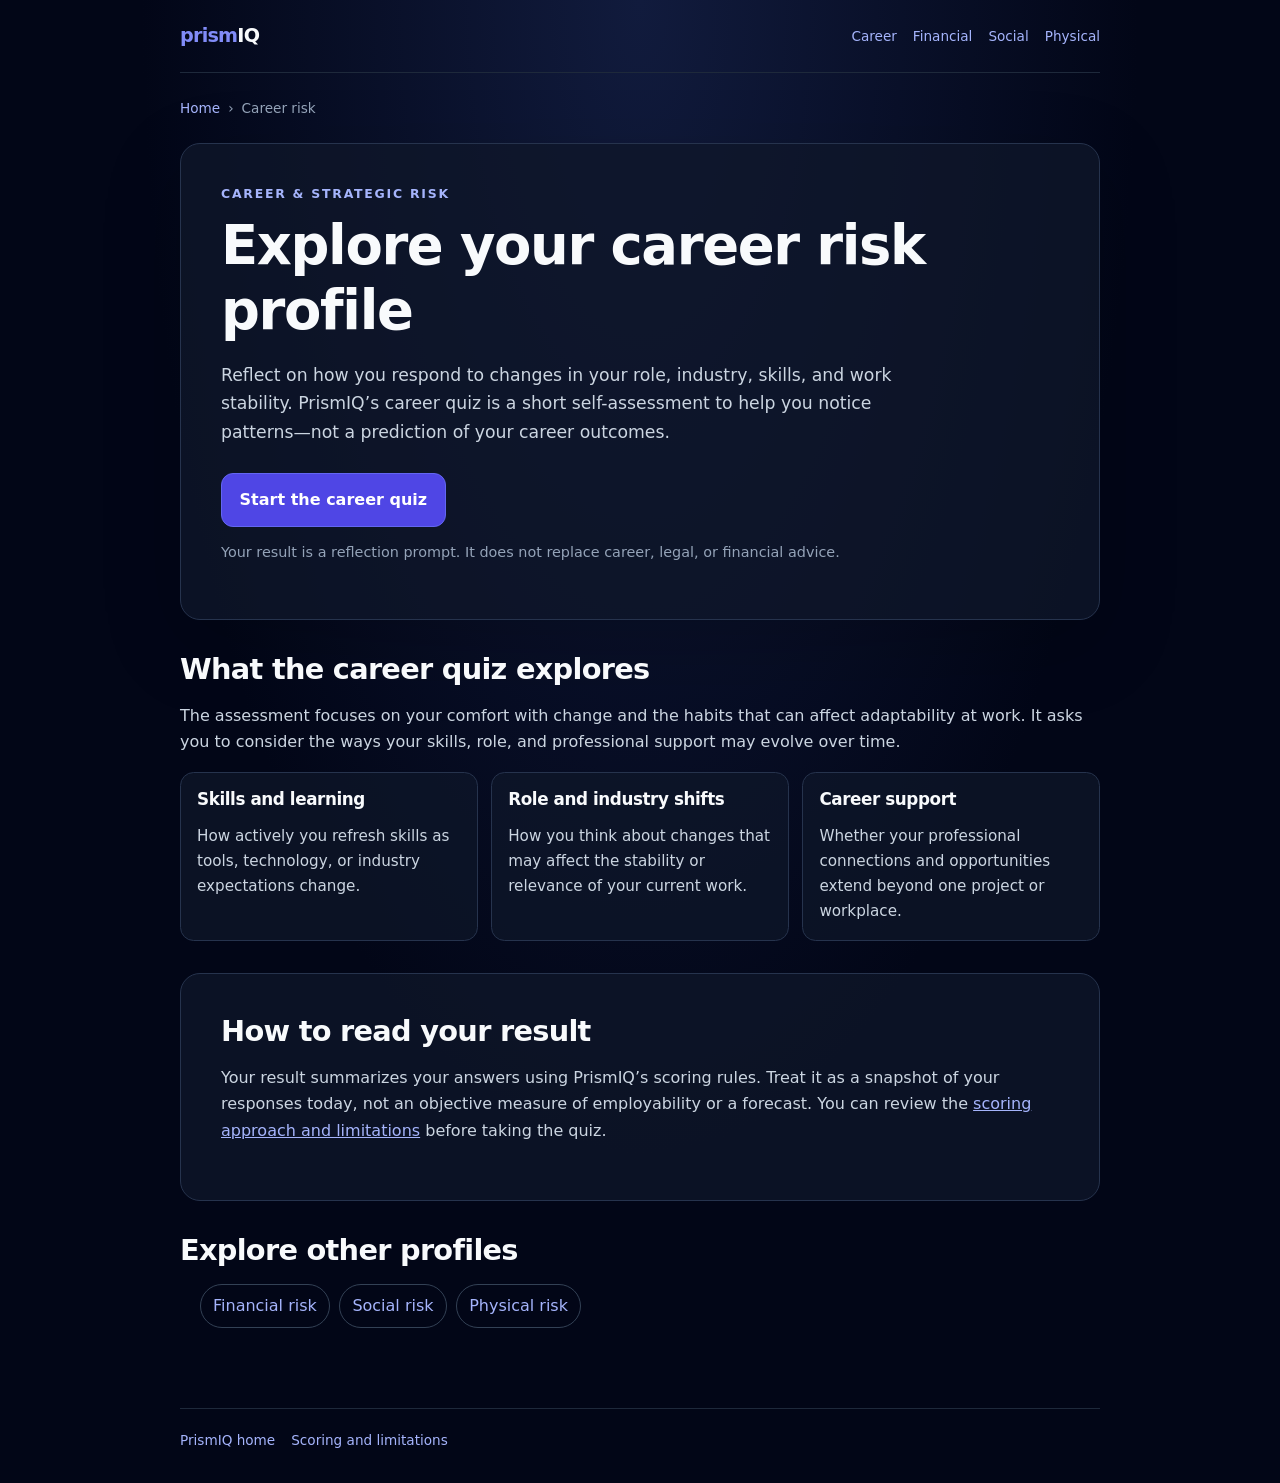
<file: career-risk-quiz/index.html>
<!doctype html>
<html lang="en">
<head>
  <meta charset="utf-8">
  <meta name="viewport" content="width=device-width, initial-scale=1">
  <title>Career Risk Assessment Quiz | PrismIQ</title>
  <meta name="description" content="Reflect on career change, skill development, and job stability with PrismIQ’s career risk self-assessment. Explore your profile in a short quiz.">
  <link rel="canonical" href="https://www.prism-iq.in/career-risk-quiz/">
  <meta property="og:type" content="website">
  <meta property="og:site_name" content="PrismIQ">
  <meta property="og:url" content="https://www.prism-iq.in/career-risk-quiz/">
  <meta property="og:title" content="Career Risk Assessment Quiz | PrismIQ">
  <meta property="og:description" content="Reflect on career change, skill development, and job stability with PrismIQ’s career risk self-assessment.">
  <meta property="og:image" content="https://www.prism-iq.in/og-preview.png">
  <meta name="twitter:card" content="summary_large_image">
  <meta name="twitter:url" content="https://www.prism-iq.in/career-risk-quiz/">
  <meta name="twitter:title" content="Career Risk Assessment Quiz | PrismIQ">
  <meta name="twitter:description" content="Reflect on career change, skill development, and job stability with PrismIQ’s career risk self-assessment.">
  <meta name="twitter:image" content="https://www.prism-iq.in/og-preview.png">
  <link rel="stylesheet" href="/seo.css">
</head>
<body>
  <a class="skip-link" href="#main">Skip to content</a>
  <header class="site-header">
    <a class="brand" href="/">prism<span>IQ</span></a>
    <nav class="main-nav" aria-label="Risk assessments">
      <a href="/career-risk-quiz/" aria-current="page">Career</a><a href="/financial-risk-quiz/">Financial</a><a href="/social-risk-quiz/">Social</a><a href="/physical-risk-quiz/">Physical</a>
    </nav>
  </header>
  <main id="main" class="container">
    <nav class="breadcrumbs" aria-label="Breadcrumb"><a href="/">Home</a><span aria-hidden="true">›</span><span aria-current="page">Career risk</span></nav>
    <section class="hero">
      <p class="eyebrow">Career &amp; strategic risk</p>
      <h1>Explore your career risk profile</h1>
      <p class="lead">Reflect on how you respond to changes in your role, industry, skills, and work stability. PrismIQ’s career quiz is a short self-assessment to help you notice patterns—not a prediction of your career outcomes.</p>
      <a class="button" href="/?quiz=career">Start the career quiz</a>
      <p class="note">Your result is a reflection prompt. It does not replace career, legal, or financial advice.</p>
    </section>
    <section class="content-section">
      <h2>What the career quiz explores</h2>
      <p>The assessment focuses on your comfort with change and the habits that can affect adaptability at work. It asks you to consider the ways your skills, role, and professional support may evolve over time.</p>
      <div class="profile-grid">
        <article class="profile-card"><h3>Skills and learning</h3><p>How actively you refresh skills as tools, technology, or industry expectations change.</p></article>
        <article class="profile-card"><h3>Role and industry shifts</h3><p>How you think about changes that may affect the stability or relevance of your current work.</p></article>
        <article class="profile-card"><h3>Career support</h3><p>Whether your professional connections and opportunities extend beyond one project or workplace.</p></article>
      </div>
    </section>
    <section class="content-section panel">
      <h2>How to read your result</h2>
      <p>Your result summarizes your answers using PrismIQ’s scoring rules. Treat it as a snapshot of your responses today, not an objective measure of employability or a forecast. You can review the <a href="/about/scoring/">scoring approach and limitations</a> before taking the quiz.</p>
    </section>
    <section class="content-section">
      <h2>Explore other profiles</h2>
      <ul class="related-links"><li><a href="/financial-risk-quiz/">Financial risk</a></li><li><a href="/social-risk-quiz/">Social risk</a></li><li><a href="/physical-risk-quiz/">Physical risk</a></li></ul>
    </section>
  </main>
  <footer class="site-footer"><a href="/">PrismIQ home</a><a href="/about/scoring/">Scoring and limitations</a></footer>
</body>
</html>
</file>
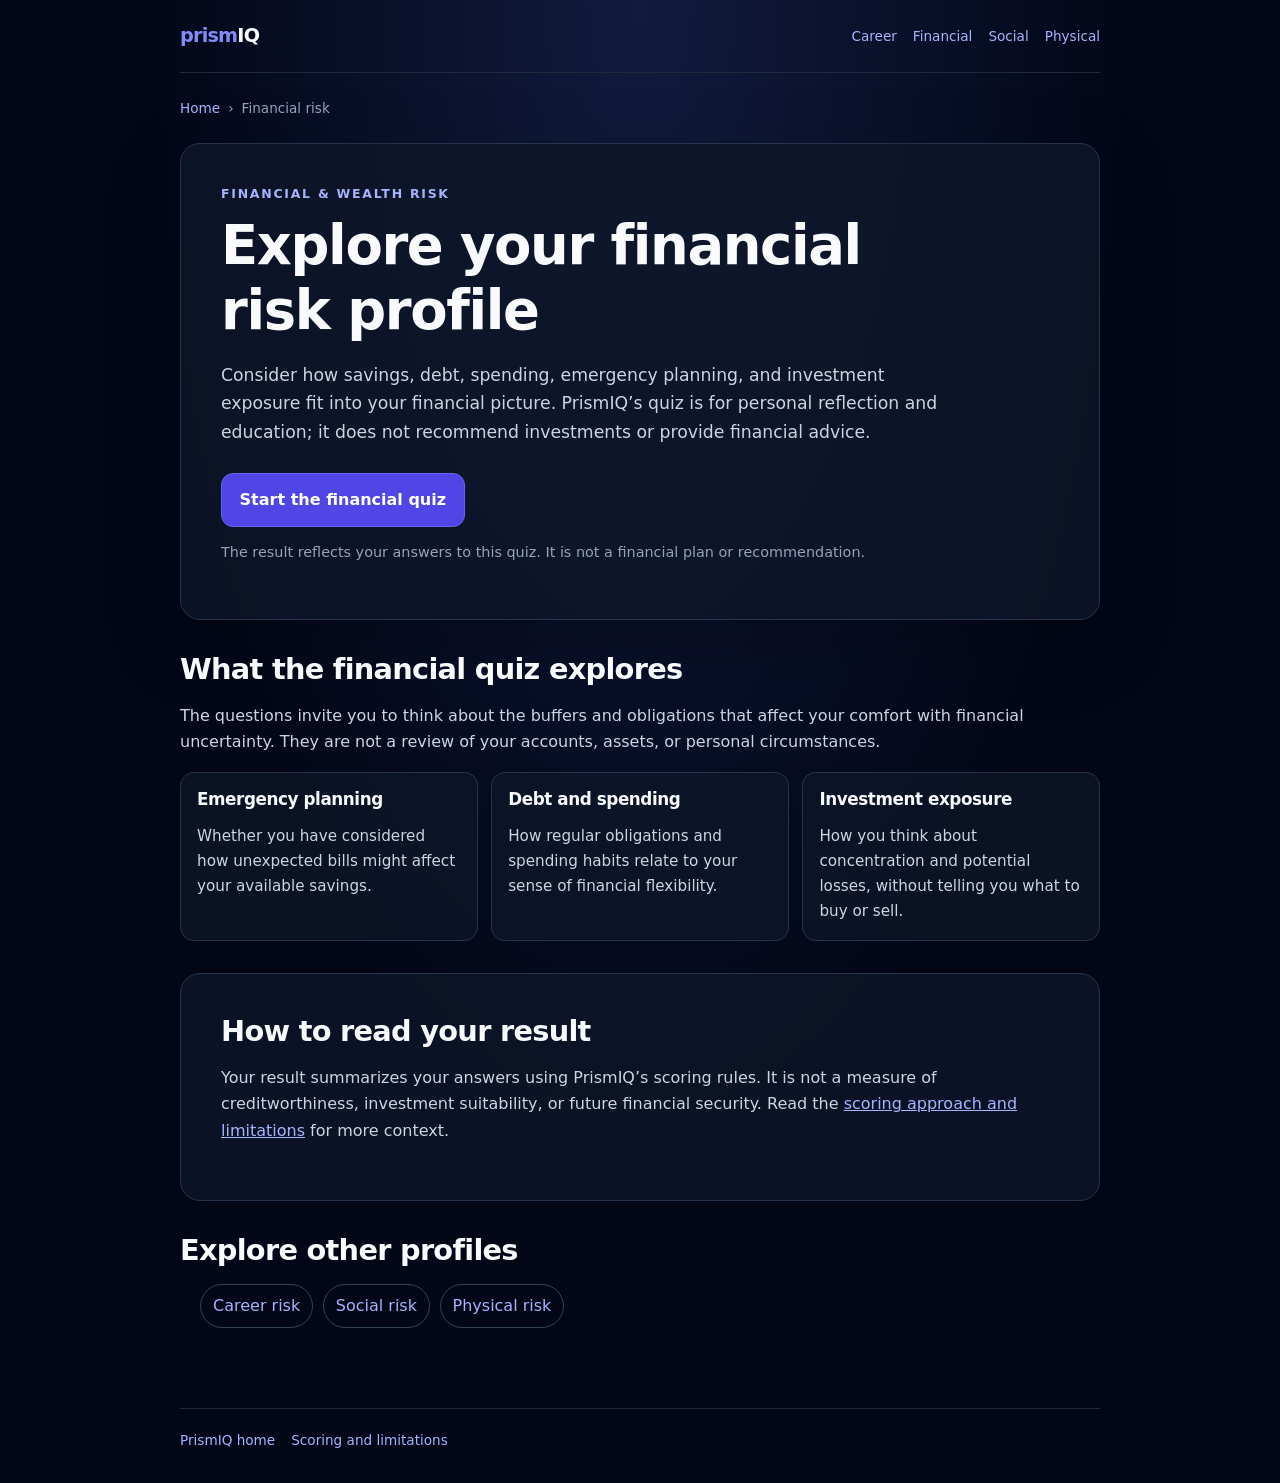
<file: financial-risk-quiz/index.html>
<!doctype html>
<html lang="en">
<head>
  <meta charset="utf-8">
  <meta name="viewport" content="width=device-width, initial-scale=1">
  <title>Financial Risk Profile Quiz | PrismIQ</title>
  <meta name="description" content="Reflect on savings, debt, investment exposure, and emergency planning with PrismIQ’s financial risk self-assessment. This quiz is educational, not financial advice.">
  <link rel="canonical" href="https://www.prism-iq.in/financial-risk-quiz/">
  <meta property="og:type" content="website">
  <meta property="og:site_name" content="PrismIQ">
  <meta property="og:url" content="https://www.prism-iq.in/financial-risk-quiz/">
  <meta property="og:title" content="Financial Risk Profile Quiz | PrismIQ">
  <meta property="og:description" content="Reflect on savings, debt, investment exposure, and emergency planning with PrismIQ’s financial risk self-assessment.">
  <meta property="og:image" content="https://www.prism-iq.in/og-preview.png">
  <meta name="twitter:card" content="summary_large_image">
  <meta name="twitter:url" content="https://www.prism-iq.in/financial-risk-quiz/">
  <meta name="twitter:title" content="Financial Risk Profile Quiz | PrismIQ">
  <meta name="twitter:description" content="Reflect on savings, debt, investment exposure, and emergency planning with PrismIQ’s financial risk self-assessment.">
  <meta name="twitter:image" content="https://www.prism-iq.in/og-preview.png">
  <link rel="stylesheet" href="/seo.css">
</head>
<body>
  <a class="skip-link" href="#main">Skip to content</a>
  <header class="site-header">
    <a class="brand" href="/">prism<span>IQ</span></a>
    <nav class="main-nav" aria-label="Risk assessments">
      <a href="/career-risk-quiz/">Career</a><a href="/financial-risk-quiz/" aria-current="page">Financial</a><a href="/social-risk-quiz/">Social</a><a href="/physical-risk-quiz/">Physical</a>
    </nav>
  </header>
  <main id="main" class="container">
    <nav class="breadcrumbs" aria-label="Breadcrumb"><a href="/">Home</a><span aria-hidden="true">›</span><span aria-current="page">Financial risk</span></nav>
    <section class="hero">
      <p class="eyebrow">Financial &amp; wealth risk</p>
      <h1>Explore your financial risk profile</h1>
      <p class="lead">Consider how savings, debt, spending, emergency planning, and investment exposure fit into your financial picture. PrismIQ’s quiz is for personal reflection and education; it does not recommend investments or provide financial advice.</p>
      <a class="button" href="/?quiz=financial">Start the financial quiz</a>
      <p class="note">The result reflects your answers to this quiz. It is not a financial plan or recommendation.</p>
    </section>
    <section class="content-section">
      <h2>What the financial quiz explores</h2>
      <p>The questions invite you to think about the buffers and obligations that affect your comfort with financial uncertainty. They are not a review of your accounts, assets, or personal circumstances.</p>
      <div class="profile-grid">
        <article class="profile-card"><h3>Emergency planning</h3><p>Whether you have considered how unexpected bills might affect your available savings.</p></article>
        <article class="profile-card"><h3>Debt and spending</h3><p>How regular obligations and spending habits relate to your sense of financial flexibility.</p></article>
        <article class="profile-card"><h3>Investment exposure</h3><p>How you think about concentration and potential losses, without telling you what to buy or sell.</p></article>
      </div>
    </section>
    <section class="content-section panel">
      <h2>How to read your result</h2>
      <p>Your result summarizes your answers using PrismIQ’s scoring rules. It is not a measure of creditworthiness, investment suitability, or future financial security. Read the <a href="/about/scoring/">scoring approach and limitations</a> for more context.</p>
    </section>
    <section class="content-section">
      <h2>Explore other profiles</h2>
      <ul class="related-links"><li><a href="/career-risk-quiz/">Career risk</a></li><li><a href="/social-risk-quiz/">Social risk</a></li><li><a href="/physical-risk-quiz/">Physical risk</a></li></ul>
    </section>
  </main>
  <footer class="site-footer"><a href="/">PrismIQ home</a><a href="/about/scoring/">Scoring and limitations</a></footer>
</body>
</html>
</file>
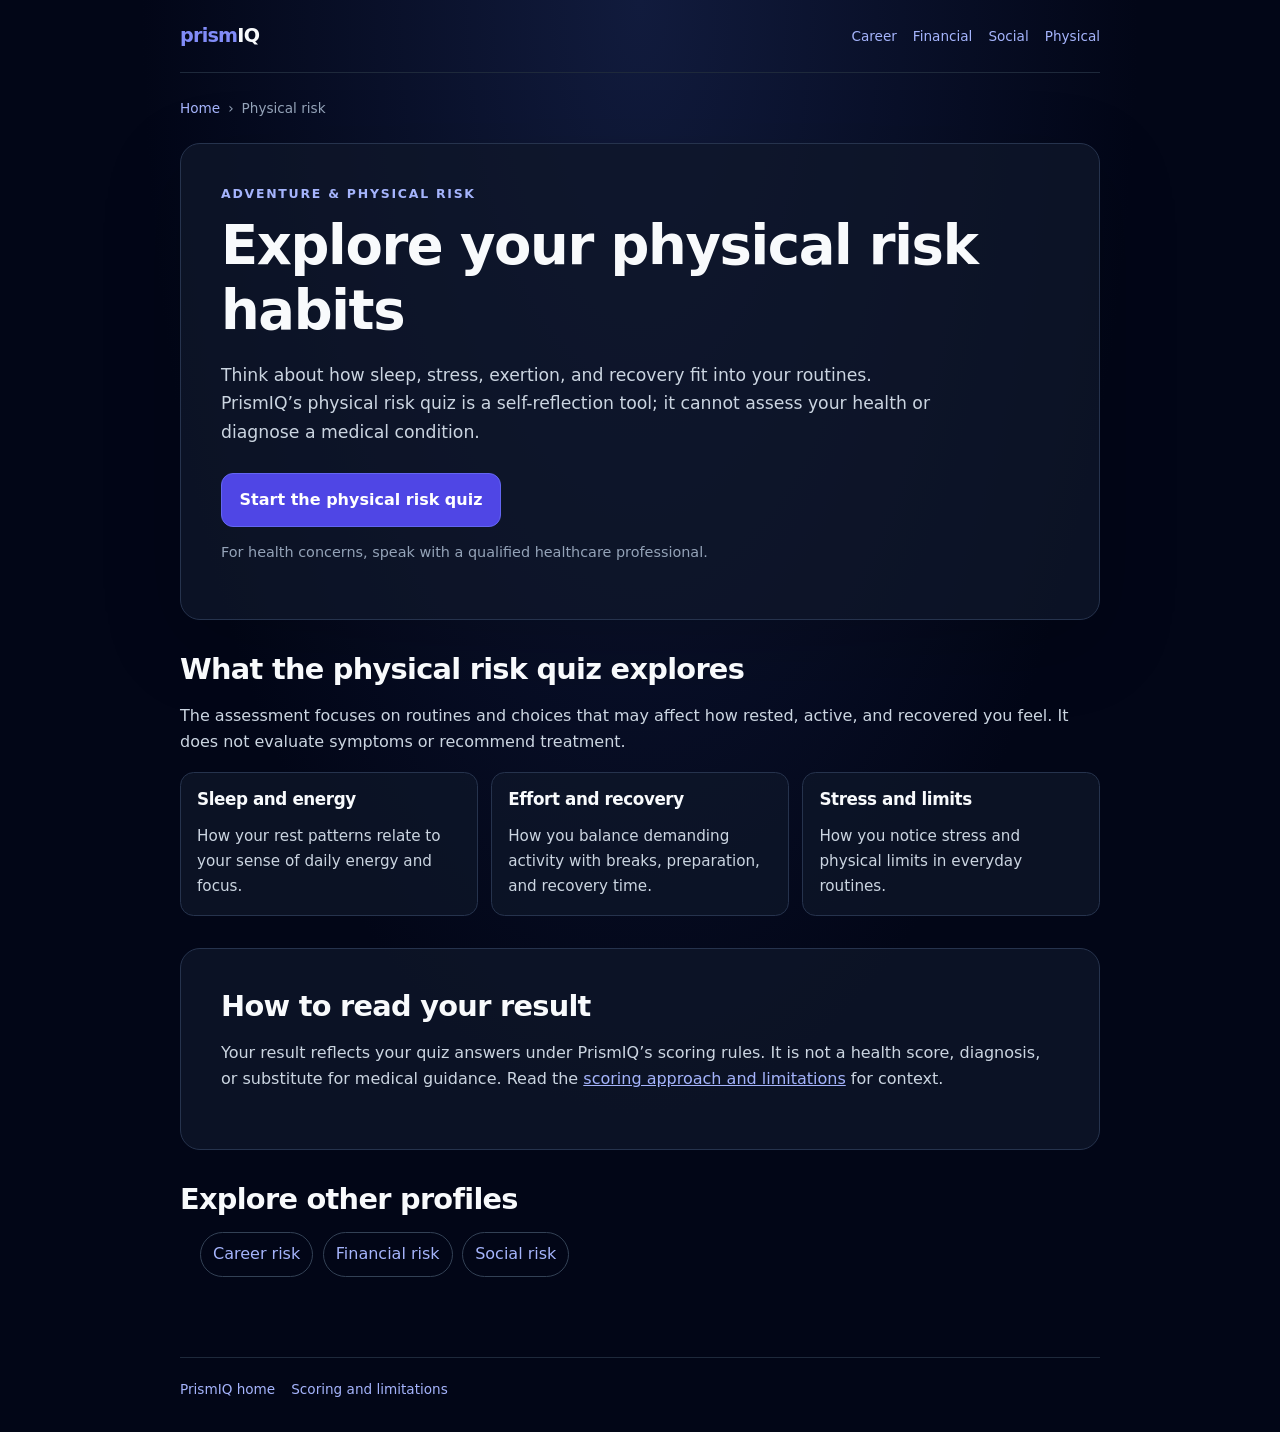
<file: physical-risk-quiz/index.html>
<!doctype html>
<html lang="en">
<head>
  <meta charset="utf-8">
  <meta name="viewport" content="width=device-width, initial-scale=1">
  <title>Physical Risk Habits Self-Assessment | PrismIQ</title>
  <meta name="description" content="Reflect on sleep, stress, recovery, and physical limits with PrismIQ’s physical risk self-assessment. This quiz is not a medical evaluation.">
  <link rel="canonical" href="https://www.prism-iq.in/physical-risk-quiz/">
  <meta property="og:type" content="website">
  <meta property="og:site_name" content="PrismIQ">
  <meta property="og:url" content="https://www.prism-iq.in/physical-risk-quiz/">
  <meta property="og:title" content="Physical Risk Habits Self-Assessment | PrismIQ">
  <meta property="og:description" content="Reflect on sleep, stress, recovery, and physical limits with PrismIQ’s physical risk self-assessment.">
  <meta property="og:image" content="https://www.prism-iq.in/og-preview.png">
  <meta name="twitter:card" content="summary_large_image">
  <meta name="twitter:url" content="https://www.prism-iq.in/physical-risk-quiz/">
  <meta name="twitter:title" content="Physical Risk Habits Self-Assessment | PrismIQ">
  <meta name="twitter:description" content="Reflect on sleep, stress, recovery, and physical limits with PrismIQ’s physical risk self-assessment.">
  <meta name="twitter:image" content="https://www.prism-iq.in/og-preview.png">
  <link rel="stylesheet" href="/seo.css">
</head>
<body>
  <a class="skip-link" href="#main">Skip to content</a>
  <header class="site-header">
    <a class="brand" href="/">prism<span>IQ</span></a>
    <nav class="main-nav" aria-label="Risk assessments">
      <a href="/career-risk-quiz/">Career</a><a href="/financial-risk-quiz/">Financial</a><a href="/social-risk-quiz/">Social</a><a href="/physical-risk-quiz/" aria-current="page">Physical</a>
    </nav>
  </header>
  <main id="main" class="container">
    <nav class="breadcrumbs" aria-label="Breadcrumb"><a href="/">Home</a><span aria-hidden="true">›</span><span aria-current="page">Physical risk</span></nav>
    <section class="hero">
      <p class="eyebrow">Adventure &amp; physical risk</p>
      <h1>Explore your physical risk habits</h1>
      <p class="lead">Think about how sleep, stress, exertion, and recovery fit into your routines. PrismIQ’s physical risk quiz is a self-reflection tool; it cannot assess your health or diagnose a medical condition.</p>
      <a class="button" href="/?quiz=physical">Start the physical risk quiz</a>
      <p class="note">For health concerns, speak with a qualified healthcare professional.</p>
    </section>
    <section class="content-section">
      <h2>What the physical risk quiz explores</h2>
      <p>The assessment focuses on routines and choices that may affect how rested, active, and recovered you feel. It does not evaluate symptoms or recommend treatment.</p>
      <div class="profile-grid">
        <article class="profile-card"><h3>Sleep and energy</h3><p>How your rest patterns relate to your sense of daily energy and focus.</p></article>
        <article class="profile-card"><h3>Effort and recovery</h3><p>How you balance demanding activity with breaks, preparation, and recovery time.</p></article>
        <article class="profile-card"><h3>Stress and limits</h3><p>How you notice stress and physical limits in everyday routines.</p></article>
      </div>
    </section>
    <section class="content-section panel">
      <h2>How to read your result</h2>
      <p>Your result reflects your quiz answers under PrismIQ’s scoring rules. It is not a health score, diagnosis, or substitute for medical guidance. Read the <a href="/about/scoring/">scoring approach and limitations</a> for context.</p>
    </section>
    <section class="content-section">
      <h2>Explore other profiles</h2>
      <ul class="related-links"><li><a href="/career-risk-quiz/">Career risk</a></li><li><a href="/financial-risk-quiz/">Financial risk</a></li><li><a href="/social-risk-quiz/">Social risk</a></li></ul>
    </section>
  </main>
  <footer class="site-footer"><a href="/">PrismIQ home</a><a href="/about/scoring/">Scoring and limitations</a></footer>
</body>
</html>
</file>
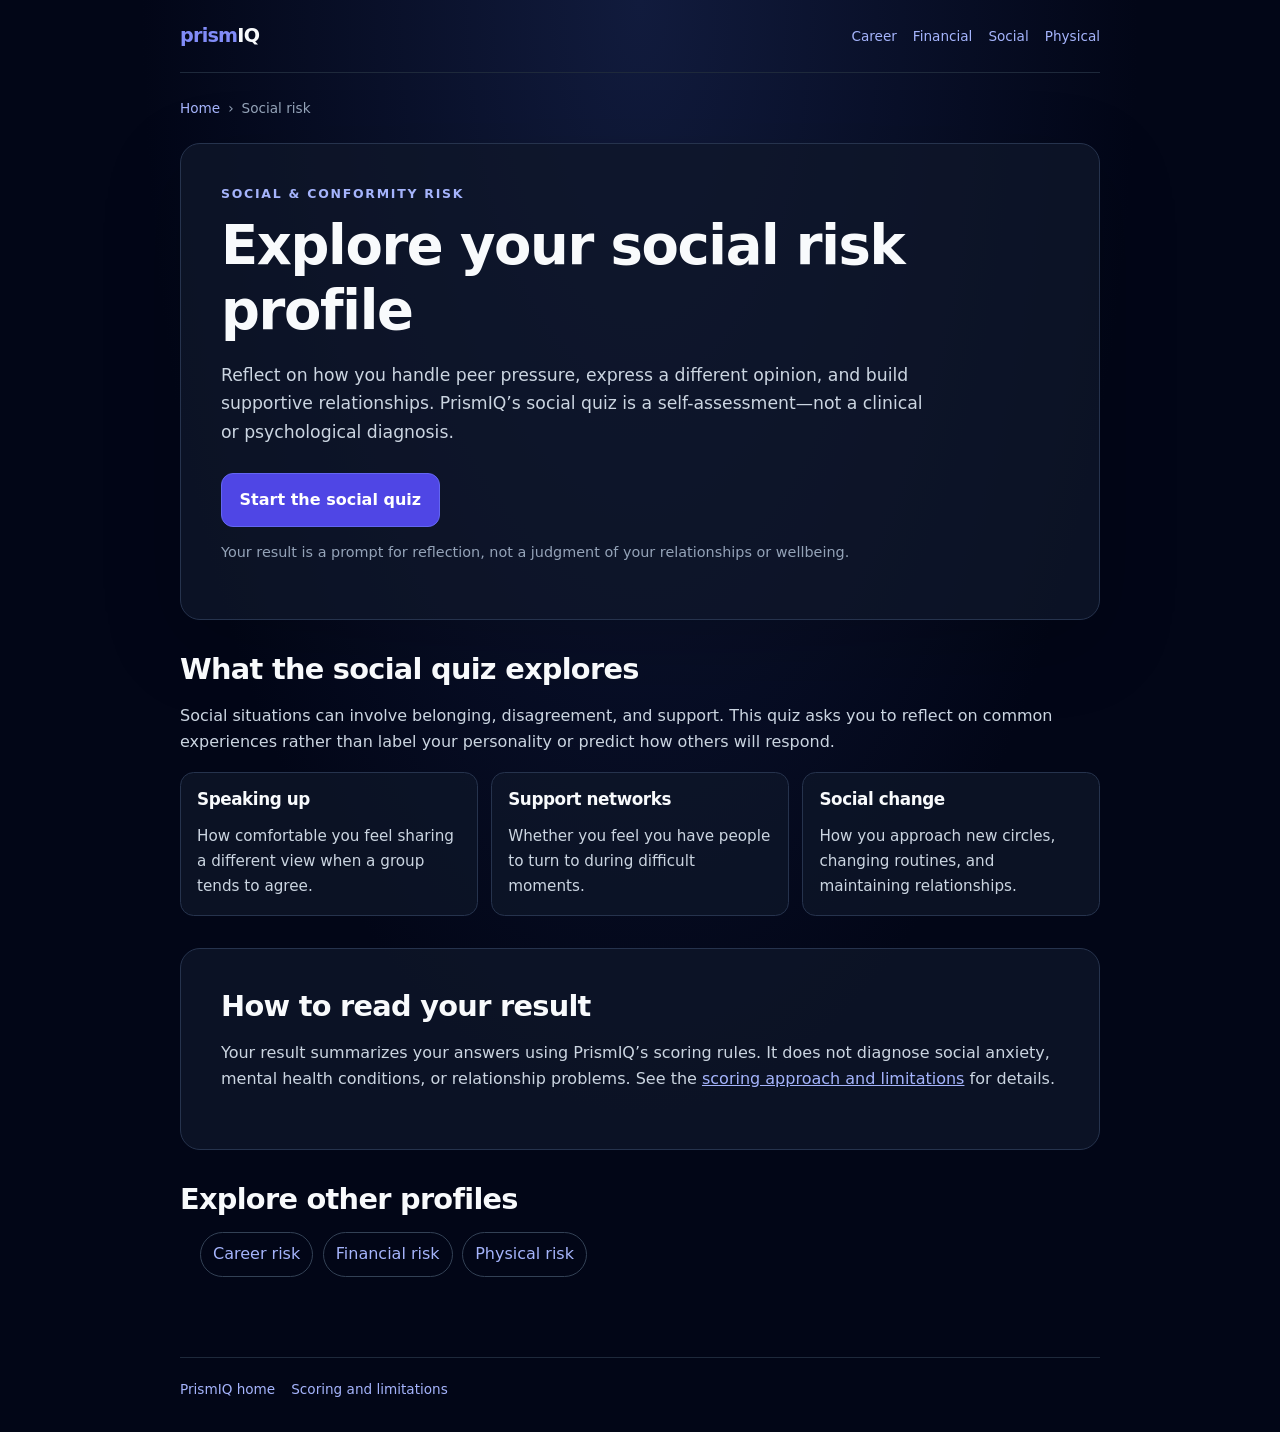
<file: social-risk-quiz/index.html>
<!doctype html>
<html lang="en">
<head>
  <meta charset="utf-8">
  <meta name="viewport" content="width=device-width, initial-scale=1">
  <title>Social Risk Self-Assessment Quiz | PrismIQ</title>
  <meta name="description" content="Reflect on peer pressure, speaking up, and social support with PrismIQ’s social risk self-assessment. Explore your responses in a short quiz.">
  <link rel="canonical" href="https://www.prism-iq.in/social-risk-quiz/">
  <meta property="og:type" content="website">
  <meta property="og:site_name" content="PrismIQ">
  <meta property="og:url" content="https://www.prism-iq.in/social-risk-quiz/">
  <meta property="og:title" content="Social Risk Self-Assessment Quiz | PrismIQ">
  <meta property="og:description" content="Reflect on peer pressure, speaking up, and social support with PrismIQ’s social risk self-assessment.">
  <meta property="og:image" content="https://www.prism-iq.in/og-preview.png">
  <meta name="twitter:card" content="summary_large_image">
  <meta name="twitter:url" content="https://www.prism-iq.in/social-risk-quiz/">
  <meta name="twitter:title" content="Social Risk Self-Assessment Quiz | PrismIQ">
  <meta name="twitter:description" content="Reflect on peer pressure, speaking up, and social support with PrismIQ’s social risk self-assessment.">
  <meta name="twitter:image" content="https://www.prism-iq.in/og-preview.png">
  <link rel="stylesheet" href="/seo.css">
</head>
<body>
  <a class="skip-link" href="#main">Skip to content</a>
  <header class="site-header">
    <a class="brand" href="/">prism<span>IQ</span></a>
    <nav class="main-nav" aria-label="Risk assessments">
      <a href="/career-risk-quiz/">Career</a><a href="/financial-risk-quiz/">Financial</a><a href="/social-risk-quiz/" aria-current="page">Social</a><a href="/physical-risk-quiz/">Physical</a>
    </nav>
  </header>
  <main id="main" class="container">
    <nav class="breadcrumbs" aria-label="Breadcrumb"><a href="/">Home</a><span aria-hidden="true">›</span><span aria-current="page">Social risk</span></nav>
    <section class="hero">
      <p class="eyebrow">Social &amp; conformity risk</p>
      <h1>Explore your social risk profile</h1>
      <p class="lead">Reflect on how you handle peer pressure, express a different opinion, and build supportive relationships. PrismIQ’s social quiz is a self-assessment—not a clinical or psychological diagnosis.</p>
      <a class="button" href="/?quiz=social">Start the social quiz</a>
      <p class="note">Your result is a prompt for reflection, not a judgment of your relationships or wellbeing.</p>
    </section>
    <section class="content-section">
      <h2>What the social quiz explores</h2>
      <p>Social situations can involve belonging, disagreement, and support. This quiz asks you to reflect on common experiences rather than label your personality or predict how others will respond.</p>
      <div class="profile-grid">
        <article class="profile-card"><h3>Speaking up</h3><p>How comfortable you feel sharing a different view when a group tends to agree.</p></article>
        <article class="profile-card"><h3>Support networks</h3><p>Whether you feel you have people to turn to during difficult moments.</p></article>
        <article class="profile-card"><h3>Social change</h3><p>How you approach new circles, changing routines, and maintaining relationships.</p></article>
      </div>
    </section>
    <section class="content-section panel">
      <h2>How to read your result</h2>
      <p>Your result summarizes your answers using PrismIQ’s scoring rules. It does not diagnose social anxiety, mental health conditions, or relationship problems. See the <a href="/about/scoring/">scoring approach and limitations</a> for details.</p>
    </section>
    <section class="content-section">
      <h2>Explore other profiles</h2>
      <ul class="related-links"><li><a href="/career-risk-quiz/">Career risk</a></li><li><a href="/financial-risk-quiz/">Financial risk</a></li><li><a href="/physical-risk-quiz/">Physical risk</a></li></ul>
    </section>
  </main>
  <footer class="site-footer"><a href="/">PrismIQ home</a><a href="/about/scoring/">Scoring and limitations</a></footer>
</body>
</html>
</file>
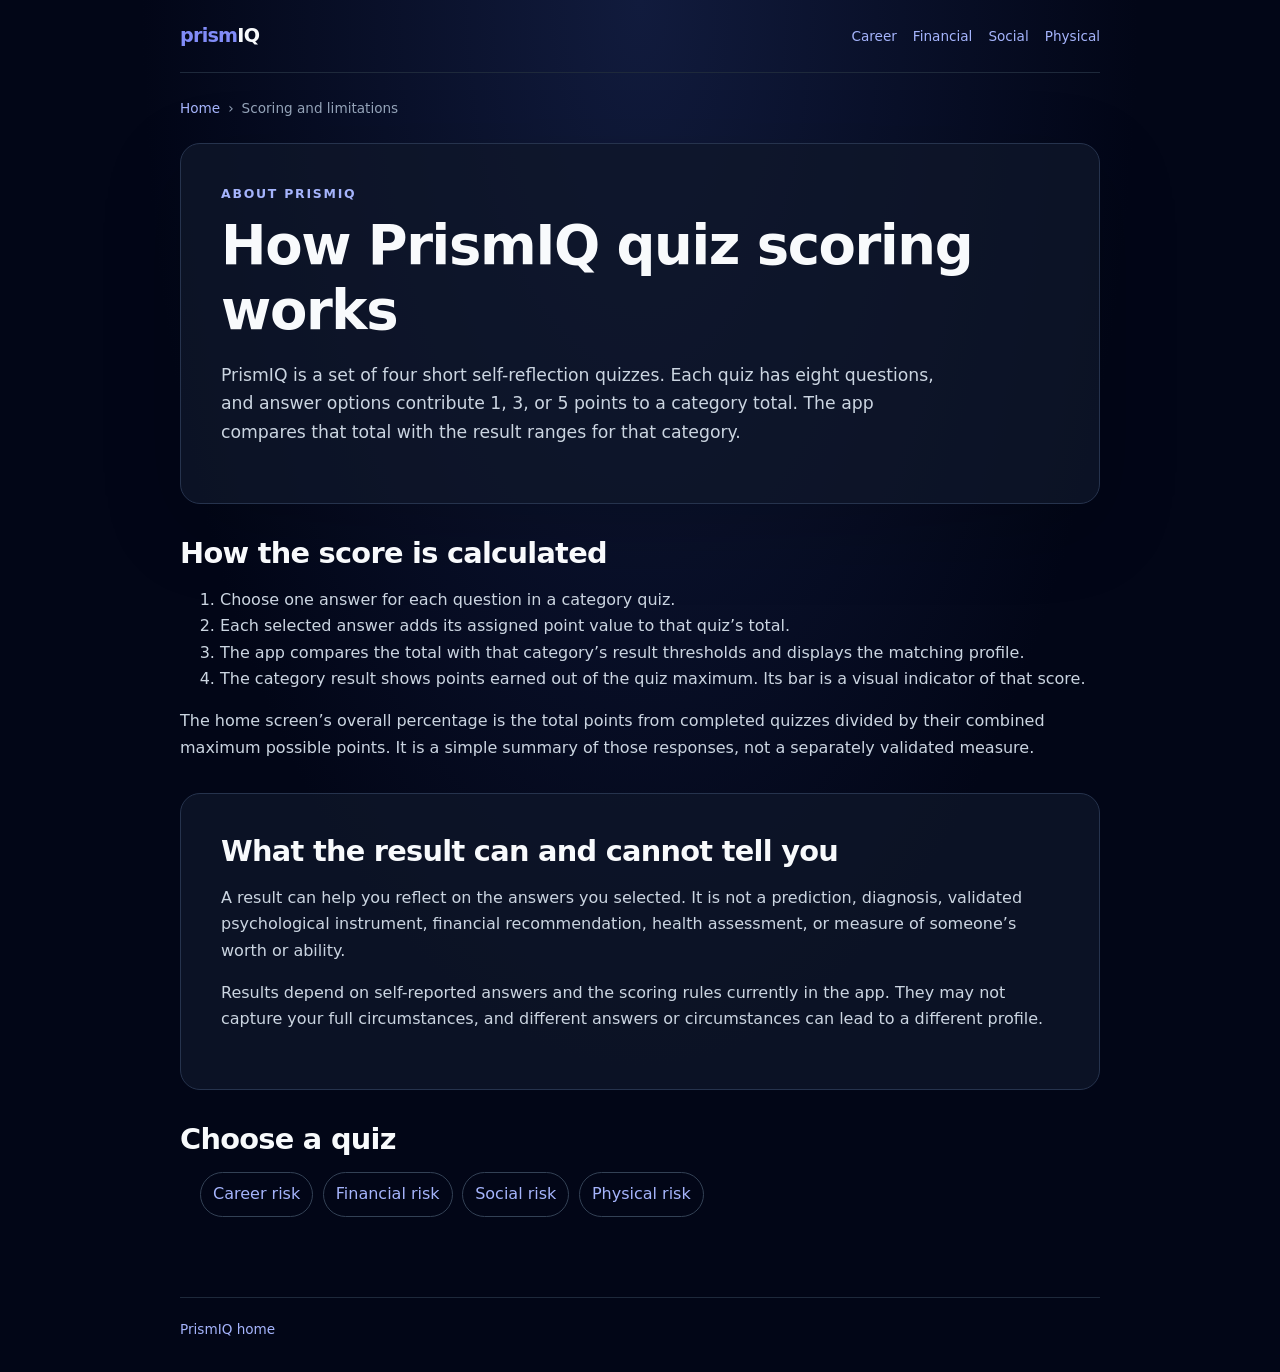
<file: about/scoring/index.html>
<!doctype html>
<html lang="en">
<head>
  <meta charset="utf-8">
  <meta name="viewport" content="width=device-width, initial-scale=1">
  <title>How PrismIQ Quiz Scoring Works | PrismIQ</title>
  <meta name="description" content="Learn how PrismIQ turns quiz responses into a profile, what the score represents, and the limitations of this self-reflection tool.">
  <link rel="canonical" href="https://www.prism-iq.in/about/scoring/">
  <meta property="og:type" content="website">
  <meta property="og:site_name" content="PrismIQ">
  <meta property="og:url" content="https://www.prism-iq.in/about/scoring/">
  <meta property="og:title" content="How PrismIQ Quiz Scoring Works | PrismIQ">
  <meta property="og:description" content="Learn how PrismIQ turns quiz responses into a profile, what the score represents, and the limitations of this self-reflection tool.">
  <meta property="og:image" content="https://www.prism-iq.in/og-preview.png">
  <meta name="twitter:card" content="summary_large_image">
  <meta name="twitter:url" content="https://www.prism-iq.in/about/scoring/">
  <meta name="twitter:title" content="How PrismIQ Quiz Scoring Works | PrismIQ">
  <meta name="twitter:description" content="Learn how PrismIQ turns quiz responses into a profile, what the score represents, and the limitations of this self-reflection tool.">
  <meta name="twitter:image" content="https://www.prism-iq.in/og-preview.png">
  <link rel="stylesheet" href="/seo.css">
</head>
<body>
  <a class="skip-link" href="#main">Skip to content</a>
  <header class="site-header">
    <a class="brand" href="/">prism<span>IQ</span></a>
    <nav class="main-nav" aria-label="Risk assessments">
      <a href="/career-risk-quiz/">Career</a><a href="/financial-risk-quiz/">Financial</a><a href="/social-risk-quiz/">Social</a><a href="/physical-risk-quiz/">Physical</a>
    </nav>
  </header>
  <main id="main" class="container">
    <nav class="breadcrumbs" aria-label="Breadcrumb"><a href="/">Home</a><span aria-hidden="true">›</span><span aria-current="page">Scoring and limitations</span></nav>
    <section class="hero">
      <p class="eyebrow">About PrismIQ</p>
      <h1>How PrismIQ quiz scoring works</h1>
      <p class="lead">PrismIQ is a set of four short self-reflection quizzes. Each quiz has eight questions, and answer options contribute 1, 3, or 5 points to a category total. The app compares that total with the result ranges for that category.</p>
    </section>
    <section class="content-section">
      <h2>How the score is calculated</h2>
      <ol>
        <li>Choose one answer for each question in a category quiz.</li>
        <li>Each selected answer adds its assigned point value to that quiz’s total.</li>
        <li>The app compares the total with that category’s result thresholds and displays the matching profile.</li>
        <li>The category result shows points earned out of the quiz maximum. Its bar is a visual indicator of that score.</li>
      </ol>
      <p>The home screen’s overall percentage is the total points from completed quizzes divided by their combined maximum possible points. It is a simple summary of those responses, not a separately validated measure.</p>
    </section>
    <section class="content-section panel">
      <h2>What the result can and cannot tell you</h2>
      <p>A result can help you reflect on the answers you selected. It is not a prediction, diagnosis, validated psychological instrument, financial recommendation, health assessment, or measure of someone’s worth or ability.</p>
      <p>Results depend on self-reported answers and the scoring rules currently in the app. They may not capture your full circumstances, and different answers or circumstances can lead to a different profile.</p>
    </section>
    <section class="content-section">
      <h2>Choose a quiz</h2>
      <ul class="related-links"><li><a href="/career-risk-quiz/">Career risk</a></li><li><a href="/financial-risk-quiz/">Financial risk</a></li><li><a href="/social-risk-quiz/">Social risk</a></li><li><a href="/physical-risk-quiz/">Physical risk</a></li></ul>
    </section>
  </main>
  <footer class="site-footer"><a href="/">PrismIQ home</a></footer>
</body>
</html>
</file>
<file: seo.css>
:root {
  color-scheme: dark;
  font-family: Inter, ui-sans-serif, system-ui, -apple-system, BlinkMacSystemFont, "Segoe UI", sans-serif;
  background: #020617;
  color: #e2e8f0;
  font-synthesis: none;
  text-rendering: optimizeLegibility;
}

* { box-sizing: border-box; }
body { margin: 0; min-width: 320px; background: radial-gradient(ellipse at top, #111b3d 0, #020617 55%); line-height: 1.65; }
a { color: #a5b4fc; }
a:hover { color: #c7d2fe; }
a:focus-visible { outline: 2px solid #a5b4fc; outline-offset: 4px; border-radius: 4px; }
.skip-link { position: absolute; left: 1rem; top: -4rem; z-index: 10; padding: .65rem 1rem; background: #fff; color: #111827; }
.skip-link:focus { top: 1rem; }
.site-header, .container, .site-footer { width: min(100% - 2rem, 920px); margin-inline: auto; }
.site-header { display: flex; align-items: center; justify-content: space-between; gap: 1rem; padding-block: 1.25rem; border-bottom: 1px solid #1e293b; }
.brand { color: #818cf8; font-size: 1.2rem; font-weight: 800; letter-spacing: -.04em; text-decoration: none; }
.brand span { color: #f8fafc; }
.main-nav { display: flex; flex-wrap: wrap; justify-content: flex-end; gap: .4rem 1rem; font-size: .85rem; }
.main-nav a { text-decoration: none; }
.container { padding-block: 1.5rem 4rem; }
.breadcrumbs { display: flex; gap: .5rem; align-items: center; margin-bottom: 1.5rem; color: #94a3b8; font-size: .85rem; }
.breadcrumbs a { text-decoration: none; }
.hero, .panel { border: 1px solid #26334d; border-radius: 1.25rem; background: rgb(15 23 42 / 78%); padding: clamp(1.25rem, 4vw, 2.5rem); }
.hero { box-shadow: 0 24px 80px rgb(0 0 0 / 18%); }
.eyebrow { margin: 0 0 .5rem; color: #a5b4fc; font-size: .78rem; font-weight: 750; letter-spacing: .14em; text-transform: uppercase; }
h1, h2, h3 { color: #f8fafc; line-height: 1.2; letter-spacing: -.025em; }
h1 { max-width: 760px; margin: 0; font-size: clamp(2rem, 6vw, 3.4rem); }
h2 { margin: 0 0 .8rem; font-size: clamp(1.3rem, 3vw, 1.8rem); }
h3 { margin: 0 0 .5rem; font-size: 1.05rem; }
.lead { max-width: 720px; color: #cbd5e1; font-size: 1.08rem; }
.button { display: inline-block; margin-top: .6rem; padding: .8rem 1.1rem; border: 1px solid #6366f1; border-radius: .75rem; background: #4f46e5; color: #fff; font-weight: 700; text-decoration: none; }
.button:hover { background: #4338ca; color: #fff; }
.note { color: #94a3b8; font-size: .9rem; }
.content-section { margin-top: 2rem; }
.content-section p, .content-section li { color: #cbd5e1; }
.content-section ul { padding-left: 1.25rem; }
.profile-grid { display: grid; grid-template-columns: repeat(auto-fit, minmax(190px, 1fr)); gap: .85rem; }
.profile-card { padding: 1rem; border: 1px solid #26334d; border-radius: .85rem; background: rgb(15 23 42 / 70%); }
.profile-card p { margin-bottom: 0; font-size: .95rem; }
.related-links { display: flex; flex-wrap: wrap; gap: .6rem; padding: 0; list-style: none; }
.related-links a { display: inline-block; padding: .5rem .75rem; border: 1px solid #334155; border-radius: 999px; text-decoration: none; }
.site-footer { display: flex; flex-wrap: wrap; gap: .75rem 1rem; padding-block: 1.25rem 2rem; border-top: 1px solid #1e293b; color: #94a3b8; font-size: .85rem; }
.site-footer a { text-decoration: none; }
@media (max-width: 620px) { .site-header { align-items: flex-start; flex-direction: column; } .main-nav { justify-content: flex-start; } }
@media (prefers-reduced-motion: reduce) { *, *::before, *::after { scroll-behavior: auto !important; animation-duration: .01ms !important; animation-iteration-count: 1 !important; transition-duration: .01ms !important; } }
</file>
